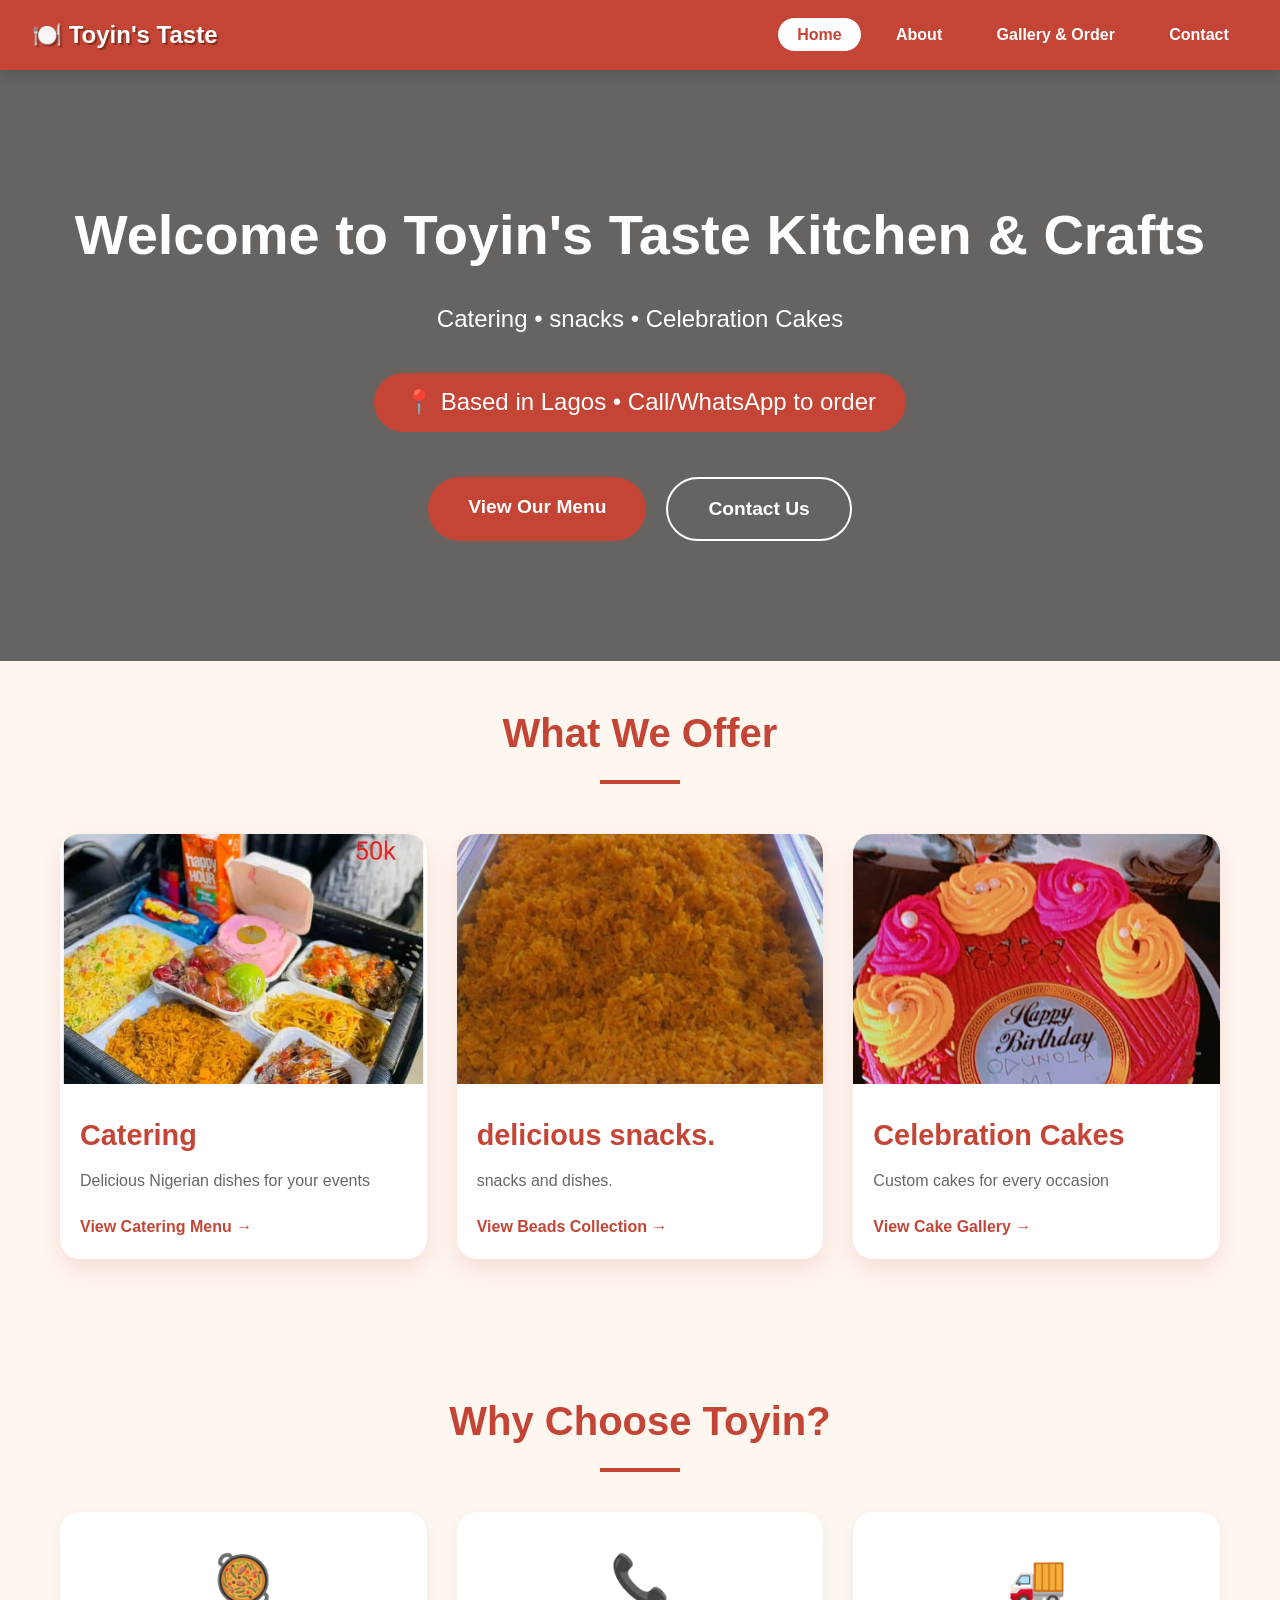
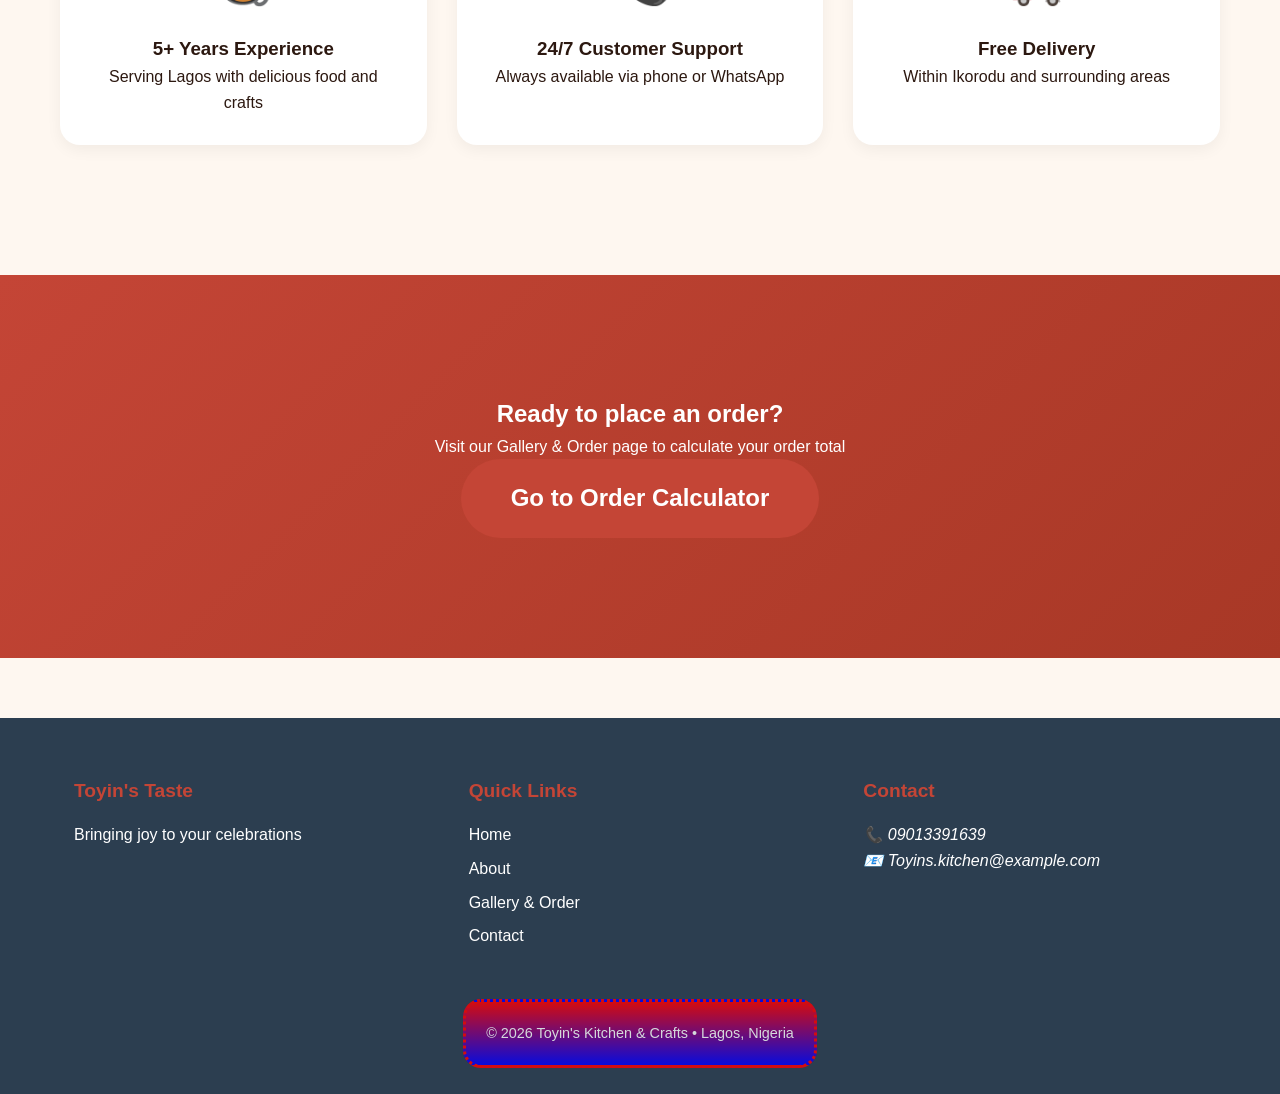
<file: index.html>
<!DOCTYPE html>
<html lang="en">

<head>
    <meta charset="UTF-8">
    <meta name="viewport" content="width=device-width, initial-scale=1.0">
    <title>Toyin's Taste | Home</title>
    <link rel="stylesheet" href="style.css">
    
</head>
<style>
    .footer-section{
        margin: 10px;
    }
    
    /* Mobile menu fix */
    @media (max-width: 768px) {
        .nav-menu {
            display: none;
            position: absolute;
            top: 70px;
            left: 0;
            right: 0;
            background: #c44536;
            flex-direction: column;
            padding: 20px;
            text-align: center;
            z-index: 999;
        }
        
        .nav-menu.active {
            display: flex;
        }
        
        .hamburger {
            display: block;
        }
        
        .hero-content h1 {
            font-size: 2rem;
        }
        
        .hero-buttons {
            flex-direction: column;
            align-items: center;
        }
        
        .featured-grid {
            grid-template-columns: 1fr;
        }
    }
</style>

<body>
    <!-- Navigation -->
    <nav class="navbar">
        <div class="logo">🍽️ Toyin's Taste</div>
        <div class="hamburger" onclick="toggleMenu()">☰</div>
        <ul class="nav-menu" id="navMenu">
            <li><a href="index.html" class="active">Home</a></li>
            <li><a href="about.html">About</a></li>
            <li><a href="gallery-order.html">Gallery & Order</a></li>
            <li><a href="contact.html">Contact</a></li>
        </ul>
    </nav>

    <!-- Hero Section -->
    <section class="hero">
        <div class="hero-content">
            <h1>Welcome to Toyin's Taste Kitchen & Crafts</h1>
            <p>Catering • snacks • Celebration Cakes</p>
            <p class="location">📍 Based in Lagos • Call/WhatsApp to order</p>
            <div class="hero-buttons">
                <a href="gallery-order.html" class="cta-button">View Our Menu</a>
                <a href="contact.html" class="cta-button secondary">Contact Us</a>
            </div>
        </div>
    </section>

    <!-- Quick Links -->
    <div class="container">
        <h2 class="section-title">What We Offer</h2>
        <div class="featured-grid">
            <div class="featured-card">
                <img src="package.jpeg" alt="package">
                <h3>Catering</h3>
                <p>Delicious Nigerian dishes for your events</p>
                <a href="gallery-order.html#catering" class="card-link">View Catering Menu →</a>
            </div>
            <div class="featured-card">
                <img src="jolly.jpeg" alt="snacks">
                <h3>delicious snacks.</h3>
                <p> snacks and dishes.</p>
                <a href="gallery-order.html#beads" class="card-link">View Beads Collection →</a>
            </div>
            <div class="featured-card">
                <img src="pink-cake.jpeg" alt="Cakes">
                <h3>Celebration Cakes</h3>
                <p>Custom cakes for every occasion</p>
                <a href="gallery-order.html#cakes" class="card-link">View Cake Gallery →</a>
            </div>
        </div>
    </div>

    <!-- Why Choose Us -->
    <div class="container">
        <h2 class="section-title">Why Choose Toyin?</h2>
        <div class="features-grid">
            <div class="feature-item">
                <div class="feature-icon">🥘</div>
                <h3>5+ Years Experience</h3>
                <p>Serving Lagos with delicious food and crafts</p>
            </div>
            <div class="feature-item">
                <div class="feature-icon">📞</div>
                <h3>24/7 Customer Support</h3>
                <p>Always available via phone or WhatsApp</p>
            </div>
            <div class="feature-item">
                <div class="feature-icon">🚚</div>
                <h3>Free Delivery</h3>
                <p>Within Ikorodu and surrounding areas</p>
            </div>
        </div>
    </div>

    <!-- Call to Action -->
    <div class="cta-section">
        <div class="container">
            <h2>Ready to place an order?</h2>
            <p>Visit our Gallery & Order page to calculate your order total</p>
            <a href="gallery-order.html" class="cta-button large">Go to Order Calculator</a>
        </div>
    </div>

    <footer>
        <div class="footer-content">
            <div class="footer-section">
                <h4>Toyin's Taste</h4>
                <p>Bringing joy to your celebrations</p>
            </div>
            <div class="footer-section">
                <h4>Quick Links</h4>
                <ul>
                    <li><a href="index.html">Home</a></li>
                    <li><a href="about.html">About</a></li>
                    <li><a href="gallery-order.html">Gallery & Order</a></li>
                    <li><a href="contact.html">Contact</a></li>
                </ul>
            </div>
            <div class="footer-section">
                <h4>Contact</h4>
                <p style="font-style: italic;">📞 09013391639</p>
                <p style="font-style: italic;">📧 Toyins.kitchen@example.com</p>
            </div>
        </div>
        <div style="width: fit-content; min-height: auto; background: linear-gradient(red, blue); padding: 20px;color: white; border-radius: 18px; border: solid 3px red; border-style: dotted; font-family: Verdana, Geneva, Tahoma, sans-serif; margin: 10px auto;"
            class="footer-bottom">
            <p>© 2026 Toyin's Kitchen & Crafts • Lagos, Nigeria</p>
        </div>
    </footer>

    <script>
        function toggleMenu() {
            const navMenu = document.getElementById('navMenu');
            navMenu.classList.toggle('active');
        }

        // Close menu when clicking a link
        document.addEventListener('DOMContentLoaded', function() {
            const navLinks = document.querySelectorAll('.nav-menu a');
            navLinks.forEach(link => {
                link.addEventListener('click', () => {
                    document.getElementById('navMenu').classList.remove('active');
                });
            });
        });
    </script>
</body>
</html>
</file>
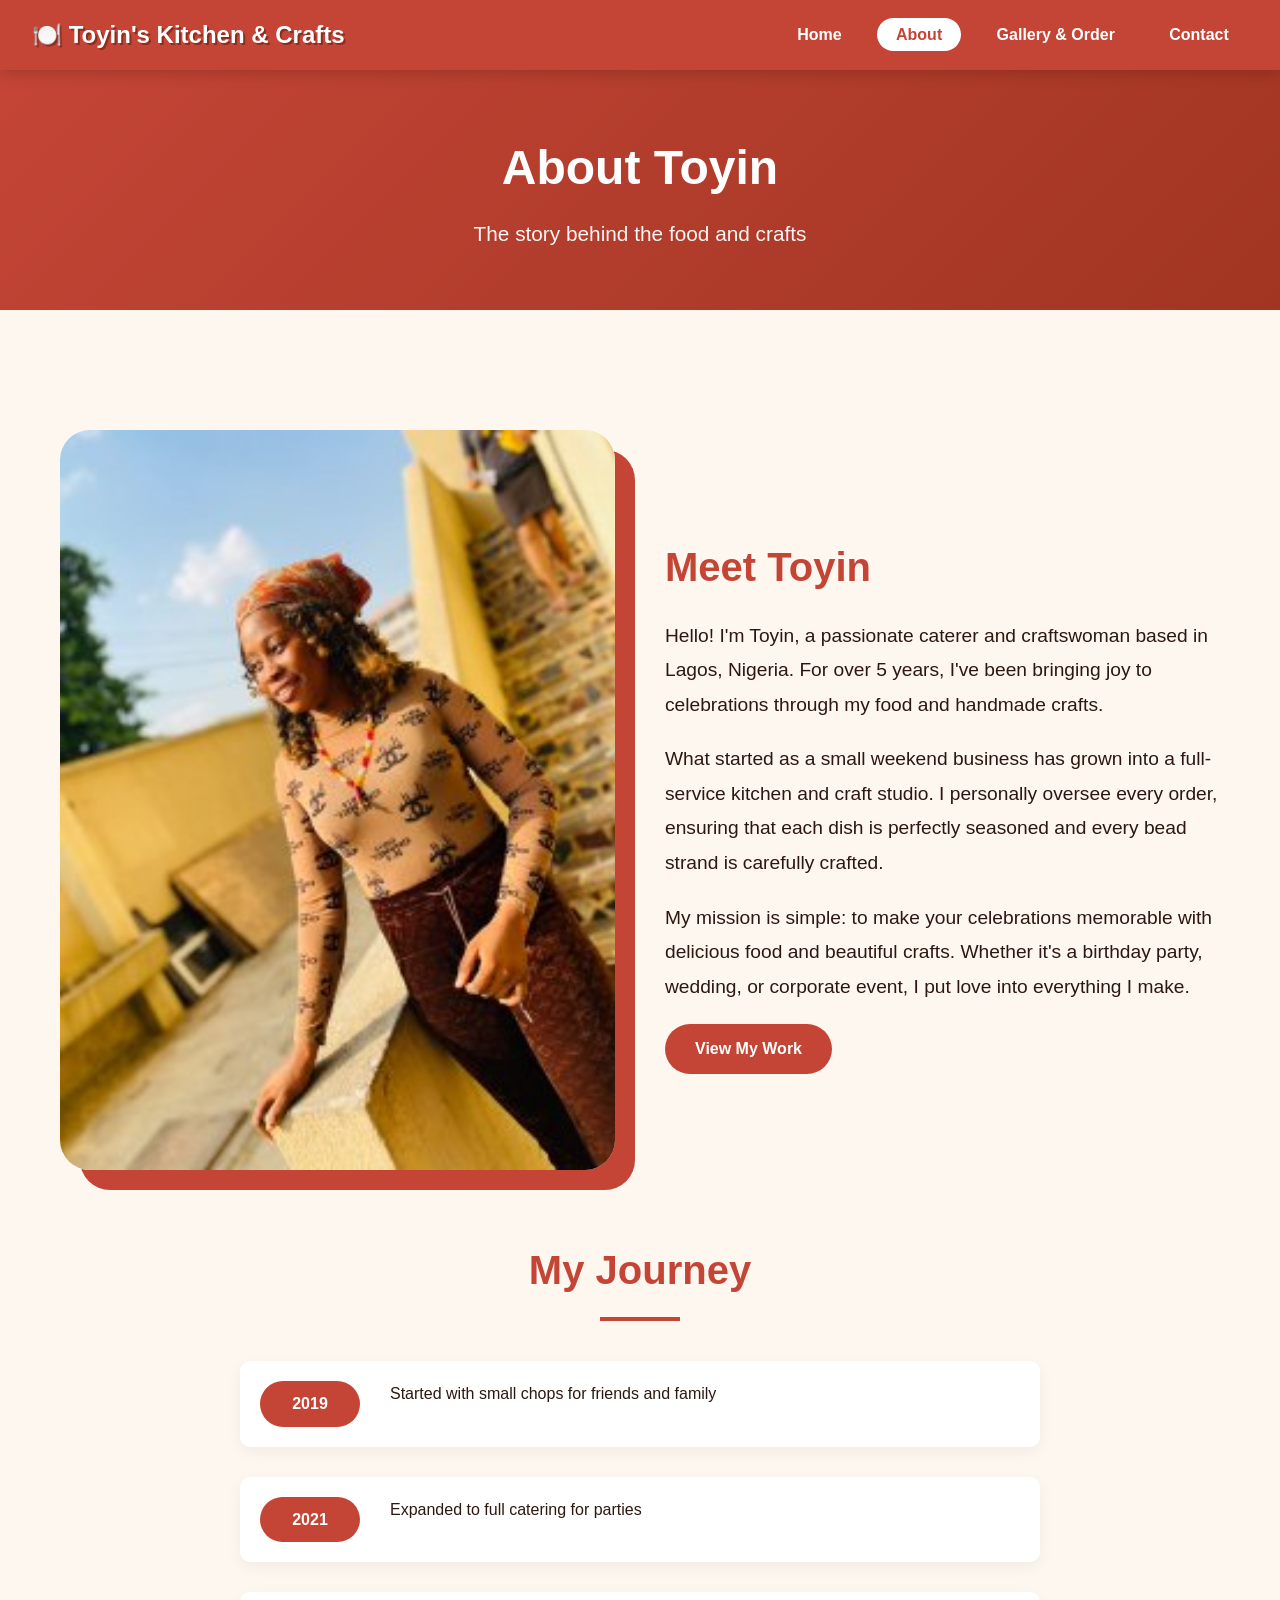
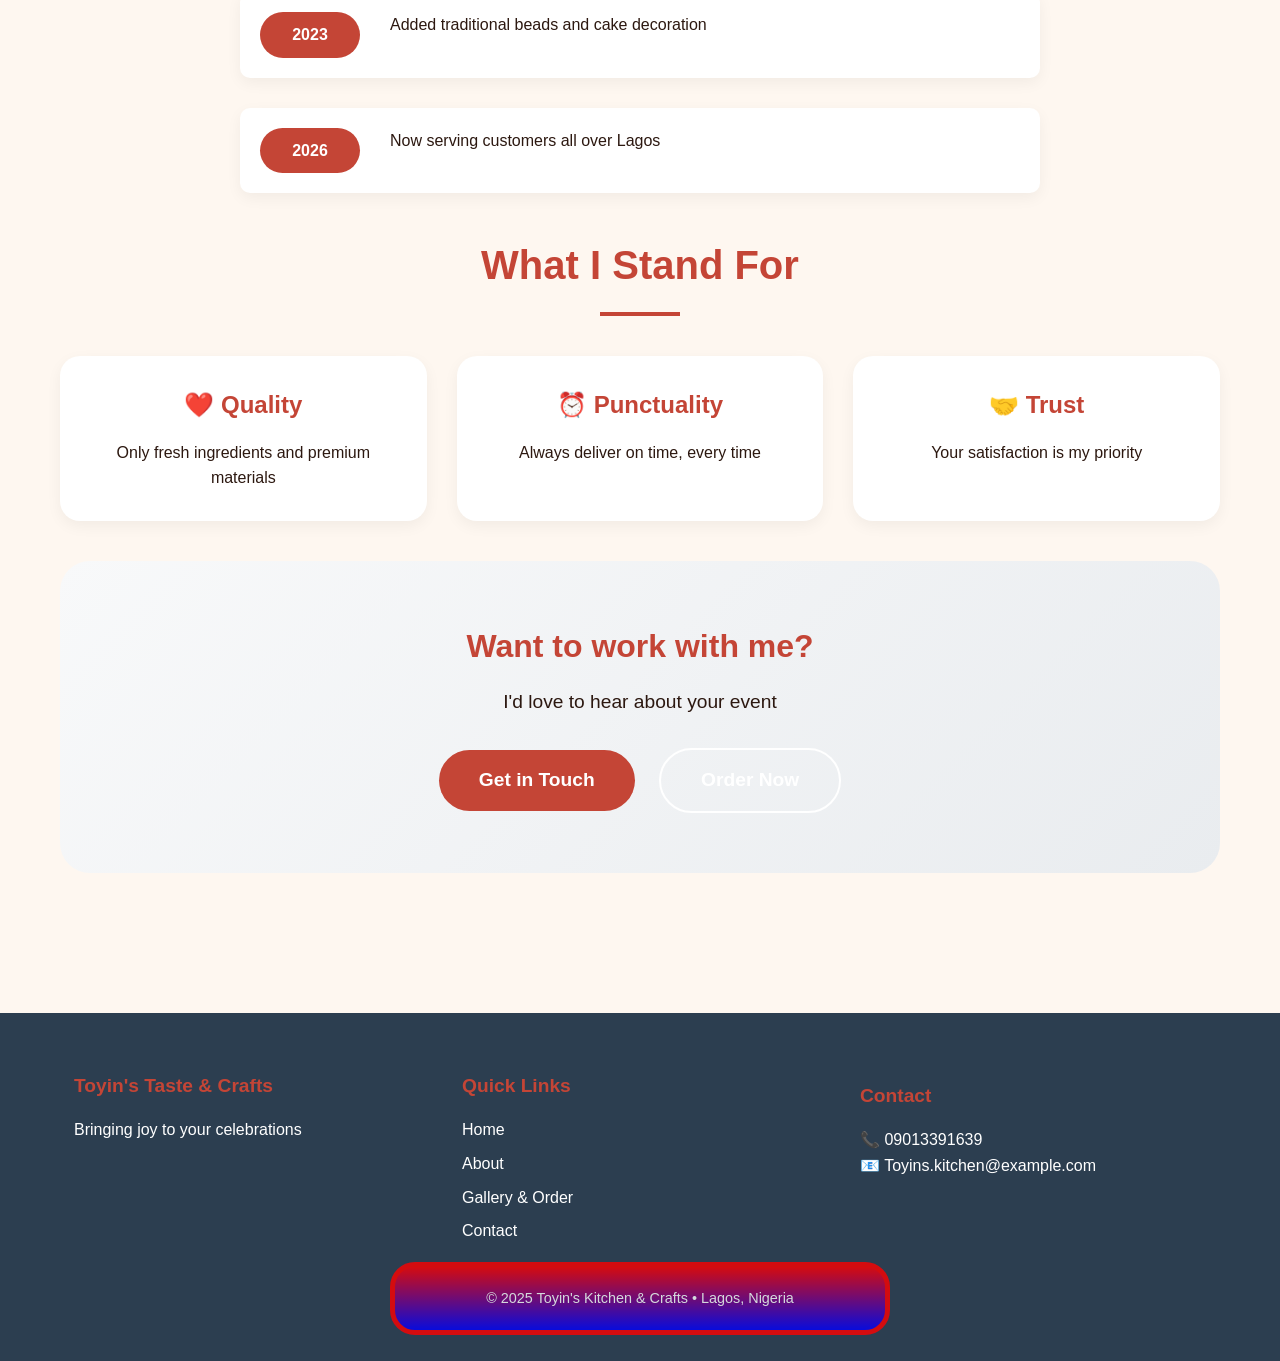
<file: about.html>
<!DOCTYPE html>
<html lang="en">
<head>
    <meta charset="UTF-8">
    <meta name="viewport" content="width=device-width, initial-scale=1.0">
    <title>About Toyin | Kitchen & Crafts</title>
   
    <link rel="stylesheet" href="style.css">
</head>
<style>
    /* Mobile menu fix */
    @media (max-width: 768px) {
        .nav-menu {
            display: none;
            position: absolute;
            top: 70px;
            left: 0;
            right: 0;
            background: #c44536;
            flex-direction: column;
            padding: 20px;
            text-align: center;
            z-index: 999;
        }
        
        .nav-menu.active {
            display: flex;
        }
        
        .hamburger {
            display: block;
        }
        
        .about-story {
            grid-template-columns: 1fr;
        }
        
        .timeline-item {
            flex-direction: column;
            text-align: center;
        }
        
        .footer-bottom {
            width: 90% !important;
            max-width: 500px;
        }
    }
</style>
<body>
    <!-- Navigation -->
    <nav class="navbar">
        <div class="logo">🍽️ Toyin's Kitchen & Crafts</div>
        <div class="hamburger" onclick="toggleMenu()">☰</div>
        <ul class="nav-menu" id="navMenu">
            <li><a href="index.html">Home</a></li>
            <li><a href="about.html" class="active">About</a></li>
            <li><a href="gallery-order.html">Gallery & Order</a></li>
            <li><a href="contact.html">Contact</a></li>
        </ul>
    </nav>

    <!-- Page Header -->
    <div class="page-header">
        <h1>About Toyin</h1>
        <p>The story behind the food and crafts</p>
    </div>

    <div class="container">
        <!-- Main About Content -->
        <div class="about-story">
            <div class="about-image">
                <img src="Toyin.jpeg" alt="TOYIN'S Profile">
            </div>
            <div class="about-text">
                <h2>Meet Toyin</h2>
                <p>Hello! I'm Toyin, a passionate caterer and craftswoman based in Lagos, Nigeria. For over 5 years, I've been bringing joy to celebrations through my food and handmade crafts.</p>
                <p>What started as a small weekend business has grown into a full-service kitchen and craft studio. I personally oversee every order, ensuring that each dish is perfectly seasoned and every bead strand is carefully crafted.</p>
                <p>My mission is simple: to make your celebrations memorable with delicious food and beautiful crafts. Whether it's a birthday party, wedding, or corporate event, I put love into everything I make.</p>
                <a href="gallery-order.html" class="about-btn">View My Work</a>
            </div>
        </div>

        <!-- My Journey -->
        <div class="journey-section">
            <h2 class="section-title">My Journey</h2>
            <div class="timeline">
                <div class="timeline-item">
                    <div class="year">2019</div>
                    <div class="description">Started with small chops for friends and family</div>
                </div>
                <div class="timeline-item">
                    <div class="year">2021</div>
                    <div class="description">Expanded to full catering for parties</div>
                </div>
                <div class="timeline-item">
                    <div class="year">2023</div>
                    <div class="description">Added traditional beads and cake decoration</div>
                </div>
                <div class="timeline-item">
                    <div class="year">2026</div>
                    <div class="description">Now serving customers all over Lagos</div>
                </div>
            </div>
        </div>

        <!-- Values -->
        <div class="values-section">
            <h2 class="section-title">What I Stand For</h2>
            <div class="values-grid">
                <div class="value-card">
                    <h3>❤️ Quality</h3>
                    <p>Only fresh ingredients and premium materials</p>
                </div>
                <div class="value-card">
                    <h3>⏰ Punctuality</h3>
                    <p>Always deliver on time, every time</p>
                </div>
                <div class="value-card">
                    <h3>🤝 Trust</h3>
                    <p>Your satisfaction is my priority</p>
                </div>
            </div>
        </div>

        <!-- Call to Action -->
        <div class="about-cta">
            <h3>Want to work with me?</h3>
            <p>I'd love to hear about your event</p>
            <a href="contact.html" class="cta-button">Get in Touch</a>
            <a href="gallery-order.html" class="cta-button secondary">Order Now</a>
        </div>
    </div>

    <footer>
        <div style="margin: 10px;" class="footer-content">
            <div class="footer-section">
                <h4>Toyin's Taste & Crafts</h4>
                <p>Bringing joy to your celebrations</p>
            </div>
            <div class="footer-section">
                <h4>Quick Links</h4>
                <ul>
                    <li><a href="index.html">Home</a></li>
                    <li><a href="about.html">About</a></li>
                    <li><a href="gallery-order.html">Gallery & Order</a></li>
                    <li><a href="contact.html">Contact</a></li>
                </ul>
            </div>
            <div style="margin: 10px;" class="footer-section">
                <h4>Contact</h4>
                <p>📞 09013391639</p>
                <p>📧 Toyins.kitchen@example.com</p>
            </div>
        </div>
        <div style="width: 90%; max-width: 500px; height: fit-content; padding: 20px; background: linear-gradient(red, blue); margin: 10px auto; border-radius: 25px; border: solid 5px red;" class="footer-bottom">
            <p>© 2025 Toyin's Kitchen & Crafts • Lagos, Nigeria</p>
        </div>
    </footer>

    <script>
        function toggleMenu() {
            const navMenu = document.getElementById('navMenu');
            navMenu.classList.toggle('active');
        }

        document.addEventListener('DOMContentLoaded', function() {
            const navLinks = document.querySelectorAll('.nav-menu a');
            navLinks.forEach(link => {
                link.addEventListener('click', () => {
                    document.getElementById('navMenu').classList.remove('active');
                });
            });
        });
    </script>
</body>
</html>
</file>
<file: style.css>
/* ===== RESET & BASE ===== */
* {
    margin: 0;
    padding: 0;
    box-sizing: border-box;
    font-family: 'Segoe UI', Tahoma, Geneva, Verdana, sans-serif;
}

body {
    background: #fef7f0;
    color: #2c1810;
    line-height: 1.6;
}

.container {
    max-width: 1200px;
    margin: 0 auto;
    padding: 40px 20px;
}

/* ===== NAVIGATION ===== */
.navbar {
    background: #c44536;
    padding: 1rem 2rem;
    display: flex;
    justify-content: space-between;
    align-items: center;
    position: sticky;
    top: 0;
    z-index: 1000;
    box-shadow: 0 2px 15px rgba(0,0,0,0.2);
}

.logo {
    color: white;
    font-size: 1.5rem;
    font-weight: bold;
    text-shadow: 2px 2px 0 #8b2e1f;
}

.nav-menu {
    display: flex;
    list-style: none;
    gap: 1rem;
}

.nav-menu a {
    color: white;
    text-decoration: none;
    padding: 0.5rem 1.2rem;
    border-radius: 25px;
    font-weight: 600;
    transition: all 0.3s;
}

.nav-menu a:hover,
.nav-menu a.active {
    background: white;
    color: #c44536;
}

.hamburger {
    display: none;
    color: white;
    font-size: 2rem;
    cursor: pointer;
}

/* ===== HEADERS ===== */
.page-header {
    background: linear-gradient(135deg, #c44536, #a13522);
    color: white;
    text-align: center;
    padding: 60px 20px;
    margin-bottom: 20px;
}

.page-header h1 {
    font-size: 3rem;
    margin-bottom: 10px;
}

.page-header p {
    font-size: 1.3rem;
    opacity: 0.95;
}

.section-title {
    font-size: 2.5rem;
    color: #c44536;
    margin-bottom: 40px;
    text-align: center;
    position: relative;
}

.section-title:after {
    content: '';
    display: block;
    width: 80px;
    height: 4px;
    background: #c44536;
    margin: 15px auto;
}

/* ===== HOME PAGE ===== */
.hero {
    background: linear-gradient(rgba(0,0,0,0.6), rgba(0,0,0,0.6)), 
                url('https://images.unsplash.com/photo-1604329760661-e71dc83f8f26?w=1200');
    background-size: cover;
    background-position: center;
    color: white;
    text-align: center;
    padding: 120px 20px;
}

.hero-content h1 {
    font-size: 3.5rem;
    margin-bottom: 20px;
}

.hero-content p {
    font-size: 1.5rem;
    margin-bottom: 15px;
}

.location {
    background: #c44536;
    display: inline-block;
    padding: 10px 30px;
    border-radius: 50px;
    margin: 20px 0;
}

.hero-buttons {
    display: flex;
    gap: 20px;
    justify-content: center;
    margin-top: 30px;
}

.cta-button {
    display: inline-block;
    background: #c44536;
    color: white;
    text-decoration: none;
    padding: 15px 40px;
    border-radius: 50px;
    font-weight: bold;
    font-size: 1.2rem;
    transition: transform 0.3s;
}

.cta-button.secondary {
    background: transparent;
    border: 2px solid white;
}

.cta-button:hover {
    transform: translateY(-3px);
}

.cta-button.large {
    font-size: 1.5rem;
    padding: 20px 50px;
}

/* Featured Grid */
.featured-grid {
    display: grid;
    grid-template-columns: repeat(auto-fit, minmax(300px, 1fr));
    gap: 30px;
    margin: 50px 0;
}

.featured-card {
    background: white;
    border-radius: 20px;
    overflow: hidden;
    box-shadow: 0 10px 25px rgba(196, 69, 54, 0.15);
    transition: transform 0.3s;
}

.featured-card:hover {
    transform: translateY(-10px);
}

.featured-card img {
    width: 100%;
    height: 250px;
    object-fit: cover;
}

.featured-card h3 {
    font-size: 1.8rem;
    color: #c44536;
    padding: 20px 20px 10px;
}

.featured-card p {
    padding: 0 20px;
    color: #666;
}

.card-link {
    display: inline-block;
    margin: 20px;
    color: #c44536;
    text-decoration: none;
    font-weight: bold;
}

/* Features Grid */
.features-grid {
    display: grid;
    grid-template-columns: repeat(auto-fit, minmax(250px, 1fr));
    gap: 30px;
    margin: 40px 0;
}

.feature-item {
    text-align: center;
    padding: 30px;
    background: white;
    border-radius: 20px;
    box-shadow: 0 5px 15px rgba(0,0,0,0.05);
}

.feature-icon {
    font-size: 3rem;
    margin-bottom: 15px;
}

/* CTA Section */
.cta-section {
    background: linear-gradient(135deg, #c44536, #a83826);
    color: white;
    text-align: center;
    padding: 80px 20px;
    margin: 50px 0;
}

/* ===== ABOUT PAGE ===== */
.about-story {
    display: grid;
    grid-template-columns: 1fr 1fr;
    gap: 50px;
    align-items: center;
    margin: 60px 0;
}

.about-image img {
    width: 100%;
    border-radius: 30px;
    box-shadow: 20px 20px 0 #c44536;
}

.about-text h2 {
    font-size: 2.5rem;
    color: #c44536;
    margin-bottom: 20px;
}

.about-text p {
    font-size: 1.2rem;
    margin-bottom: 20px;
    line-height: 1.8;
}

.about-btn {
    display: inline-block;
    background: #c44536;
    color: white;
    text-decoration: none;
    padding: 12px 30px;
    border-radius: 50px;
    font-weight: bold;
    transition: transform 0.3s;
}

.about-btn:hover {
    transform: translateY(-3px);
}

/* Timeline */
.timeline {
    max-width: 800px;
    margin: 40px auto;
}

.timeline-item {
    display: flex;
    gap: 30px;
    margin-bottom: 30px;
    padding: 20px;
    background: white;
    border-radius: 10px;
    box-shadow: 0 5px 15px rgba(0,0,0,0.05);
}

.year {
    min-width: 100px;
    background: #c44536;
    color: white;
    padding: 10px;
    text-align: center;
    border-radius: 50px;
    font-weight: bold;
}

/* Values Grid */
.values-grid {
    display: grid;
    grid-template-columns: repeat(auto-fit, minmax(250px, 1fr));
    gap: 30px;
    margin: 40px 0;
}

.value-card {
    text-align: center;
    padding: 30px;
    background: white;
    border-radius: 20px;
    box-shadow: 0 5px 15px rgba(0,0,0,0.05);
}

.value-card h3 {
    color: #c44536;
    margin-bottom: 15px;
    font-size: 1.5rem;
}

/* About CTA */
.about-cta {
    text-align: center;
    padding: 60px 20px;
    background: linear-gradient(135deg, #f8f9fa, #e9ecef);
    border-radius: 30px;
    margin: 40px 0;
}

.about-cta h3 {
    font-size: 2rem;
    color: #c44536;
    margin-bottom: 15px;
}

.about-cta p {
    font-size: 1.2rem;
    margin-bottom: 30px;
}

.about-cta .cta-button {
    margin: 0 10px;
}

/* ===== CONTACT PAGE ===== */
.contact-grid {
    display: grid;
    grid-template-columns: 1fr 1fr;
    gap: 40px;
    margin: 40px 0;
}

.contact-form-card,
.contact-info-card {
    background: white;
    padding: 40px;
    border-radius: 20px;
    box-shadow: 0 10px 30px rgba(0,0,0,0.1);
}

.contact-form-card h2,
.contact-info-card h2 {
    color: #c44536;
    margin-bottom: 30px;
    font-size: 2rem;
}

.info-item {
    display: flex;
    gap: 20px;
    margin-bottom: 30px;
}

.info-icon {
    font-size: 2rem;
    min-width: 50px;
}

.info-item h3 {
    color: #c44536;
    margin-bottom: 5px;
}

.info-item a {
    color: #666;
    text-decoration: none;
    transition: color 0.3s;
}

.info-item a:hover {
    color: #c44536;
}

.social-links {
    margin-top: 30px;
    padding-top: 30px;
    border-top: 1px solid #eee;
}

.social-icons {
    display: flex;
    gap: 20px;
    margin-top: 15px;
}

.social-icon {
    color: #c44536;
    text-decoration: none;
    padding: 10px 20px;
    border: 2px solid #c44536;
    border-radius: 50px;
    transition: all 0.3s;
}

.social-icon:hover {
    background: #c44536;
    color: white;
}

/* Quick Actions */
.quick-actions {
    margin: 60px 0;
}

.action-buttons {
    display: grid;
    grid-template-columns: repeat(auto-fit, minmax(250px, 1fr));
    gap: 20px;
    margin-top: 30px;
}

.action-btn {
    background: white;
    padding: 25px;
    border-radius: 15px;
    text-decoration: none;
    color: #333;
    display: flex;
    flex-direction: column;
    align-items: center;
    gap: 10px;
    box-shadow: 0 5px 15px rgba(0,0,0,0.1);
    transition: transform 0.3s;
}

.action-btn:hover {
    transform: translateY(-5px);
}

.action-btn span {
    font-size: 3rem;
}

.action-btn strong {
    color: #c44536;
    font-size: 1.2rem;
}

.action-btn small {
    color: #666;
}

/* Map Section */
.map-section {
    margin: 60px 0;
}

.map-placeholder {
    background: #f8f9fa;
    border-radius: 20px;
    overflow: hidden;
    box-shadow: 0 10px 30px rgba(0,0,0,0.1);
}

.map-placeholder img {
    width: 100%;
    height: 400px;
    object-fit: cover;
}

/* Page Navigation */
.page-navigation {
    display: flex;
    justify-content: space-between;
    margin: 40px 0;
    padding: 20px 0;
    border-top: 2px solid #eee;
}

.nav-link {
    color: #c44536;
    text-decoration: none;
    font-weight: 600;
    font-size: 1.1rem;
    transition: color 0.3s;
}

.nav-link:hover {
    color: #a13522;
    text-decoration: underline;
}

/* ===== FOOTER ===== */
footer {
    background: #2c3e50;
    color: white;
    padding: 3rem 5% 1rem;
    margin-top: 60px;
}

.footer-content {
    display: grid;
    grid-template-columns: repeat(auto-fit, minmax(250px, 1fr));
    gap: 2rem;
    margin-bottom: 2rem;
}

.footer-section h4 {
    margin-bottom: 1rem;
    color: #c44536;
    font-size: 1.2rem;
}

.footer-section ul {
    list-style: none;
}

.footer-section ul li {
    margin-bottom: 0.5rem;
}

.footer-section a {
    color: white;
    text-decoration: none;
    transition: color 0.3s;
}

.footer-section a:hover {
    color: #c44536;
}

.footer-bottom {
    text-align: center;
    padding-top: 2rem;
    border-top: 1px solid rgba(255,255,255,0.1);
    font-size: 0.9rem;
    opacity: 0.8;
}

/* ===== RESPONSIVE DESIGN ===== */
@media (max-width: 768px) {
    .navbar {
        padding: 1rem;
    }
    
    .hamburger {
        display: block;
    }
    
    .nav-menu {
        display: none;
        position: absolute;
        top: 70px;
        left: 0;
        right: 0;
        background: #c44536;
        flex-direction: column;
        padding: 20px;
        text-align: center;
        z-index: 999;
        box-shadow: 0 5px 15px rgba(0,0,0,0.2);
    }
    
    .nav-menu.active {
        display: flex;
    }
    
    .nav-menu a {
        display: block;
        padding: 12px;
    }
    
    .page-header h1 {
        font-size: 2rem;
    }
    
    .page-header p {
        font-size: 1rem;
    }
    
    .hero {
        padding: 60px 20px;
    }
    
    .hero-content h1 {
        font-size: 2rem;
    }
    
    .hero-content p {
        font-size: 1.2rem;
    }
    
    .hero-buttons {
        flex-direction: column;
        align-items: center;
    }
    
    .cta-button {
        width: 100%;
        max-width: 300px;
        text-align: center;
        padding: 12px 20px;
        font-size: 1rem;
    }
    
    .cta-button.large {
        font-size: 1.2rem;
        padding: 15px 30px;
    }
    
    .featured-grid,
    .features-grid,
    .values-grid,
    .action-buttons {
        grid-template-columns: 1fr;
    }
    
    .about-story {
        grid-template-columns: 1fr;
        gap: 30px;
    }
    
    .about-image img {
        box-shadow: 10px 10px 0 #c44536;
    }
    
    .timeline-item {
        flex-direction: column;
        text-align: center;
    }
    
    .year {
        width: fit-content;
        margin: 0 auto;
    }
    
    .contact-grid {
        grid-template-columns: 1fr;
    }
    
    .contact-form-card,
    .contact-info-card {
        padding: 25px;
    }
    
    .contact-form-card h2,
    .contact-info-card h2 {
        font-size: 1.5rem;
    }
    
    .info-item {
        flex-direction: column;
        text-align: center;
        gap: 10px;
    }
    
    .social-icons {
        flex-direction: column;
    }
    
    .social-icon {
        text-align: center;
    }
    
    .action-btn {
        padding: 20px;
    }
    
    .map-placeholder img {
        height: 250px;
    }
    
    .page-navigation {
        flex-direction: column;
        gap: 1rem;
        text-align: center;
    }
    
    .footer-content {
        grid-template-columns: 1fr;
        text-align: center;
    }
    
    .footer-section ul li {
        text-align: center;
    }
}

/* Small phones */
@media (max-width: 480px) {
    .container {
        padding: 20px 15px;
    }
    
    .section-title {
        font-size: 2rem;
    }
    
    .about-text h2 {
        font-size: 2rem;
    }
    
    .about-text p {
        font-size: 1rem;
    }
    
    .value-card h3 {
        font-size: 1.3rem;
    }
    
    .about-cta h3 {
        font-size: 1.5rem;
    }
    
    .about-cta p {
        font-size: 1rem;
    }
    
    .about-cta .cta-button {
        display: block;
        margin: 10px auto;
        width: 80%;
    }
}
</file>
